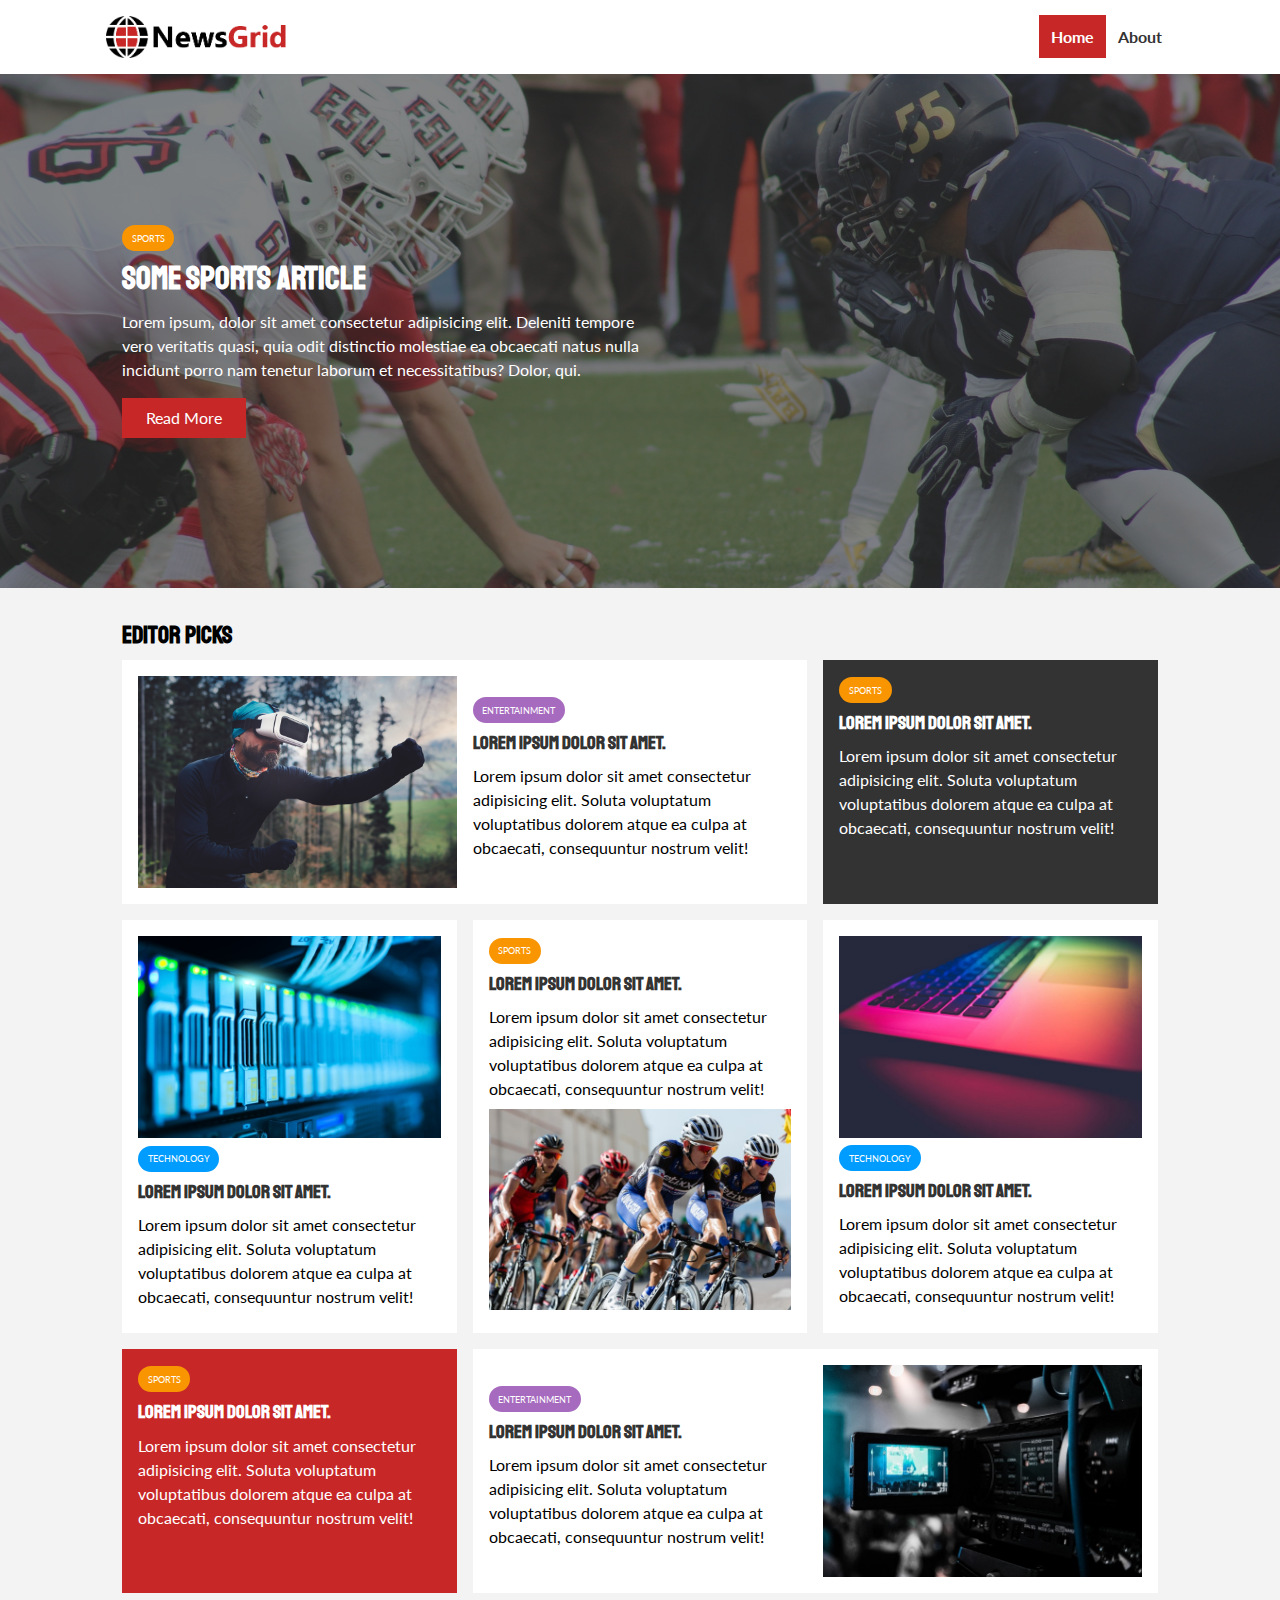
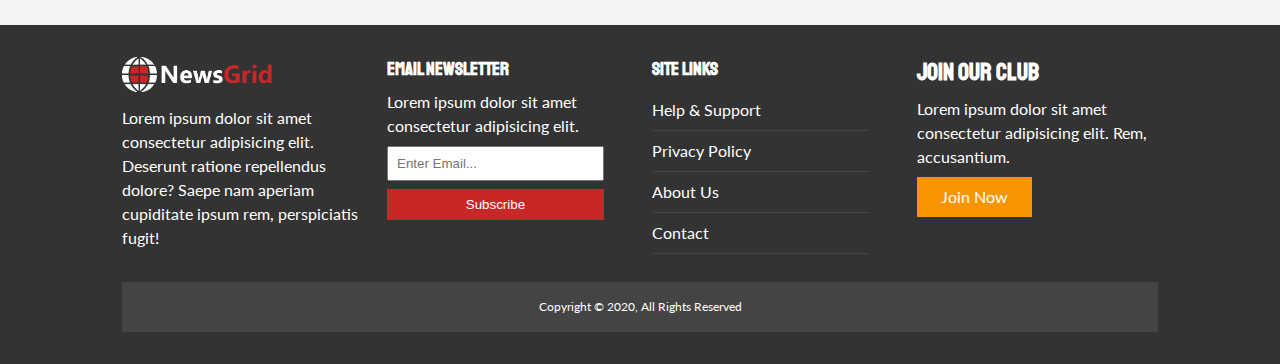
<file: index.html>
<!DOCTYPE html>
<html lang="en">
<head>
    <meta charset="UTF-8">
    <meta name="viewport" content="width=device-width, initial-scale=1.0">
    <link rel="stylesheet" href="https://use.fontawesome.com/releases/v5.14.0/css/all.css" integrity="sha384-HzLeBuhoNPvSl5KYnjx0BT+WB0QEEqLprO+NBkkk5gbc67FTaL7XIGa2w1L0Xbgc" crossorigin="anonymous">
    <link href="https://fonts.googleapis.com/css2?family=Lato&family=Staatliches&display=swap" rel="stylesheet">
    <link rel="stylesheet" href="css/style.css">
    <link rel="stylesheet" media="screen and (max-width: 768px)" href="css/mobile.css">
    <link rel="shortcut icon" type="image/x-icon" href="favicon.ico">
    <title>NewsGrid | Latest News</title>
</head>
<body>
    <!-- Navbar -->
    <nav id="main-nav">
        <div class="container">
            <img src="img/logo.png" alt="NewsGrid" class="logo">
            <div class="social">
                <a href="http://facebook.com" target="_blank"><i class="fab fa-facebook fa-2x"></i></a>
                <a href="http://twitter.com" target="_blank"><i class="fab fa-twitter fa-2x"></i></a>
                <a href="http://instagram.com" target="_blank"><i class="fab fa-instagram fa-2x"></i></a>
                <a href="http://youtube.com" target="_blank"><i class="fab fa-youtube fa-2x"></i></a>
            </div>
            <ul>
                <li><a class="current" href="index.html">Home</a></li>
                <li><a href="about.html">About</a></li>
            </ul>
        </div>
    </nav>

    <!-- Showcase -->
    <header id="showcase">
        <div class="container">
            <div class="showcase-container">
                <div class="showcase-content">
                    <div class="category category-sports">Sports</div>
                    <h1>Some Sports Article</h1>
                    <p>Lorem ipsum, dolor sit amet consectetur adipisicing elit. Deleniti tempore vero veritatis quasi, quia odit distinctio molestiae ea obcaecati natus nulla incidunt porro nam tenetur laborum et necessitatibus? Dolor, qui.</p>
                    <a href="article.html" class="btn btn-primary">Read More</a>
                </div>
            </div>
        </div>
    </header>

    <!-- Home Articles -->
    <section id="home-articles" class="py-2">
        <div class="container">
            <h2>Editor Picks</h2>
            <div class="articles-container">
                <article class="card">
                    <img src="img/articles/ent1.jpg" alt="">
                    <div>
                        <div class="category category-ent">Entertainment</div>
                        <h3>
                            <a href="article.html">Lorem ipsum dolor sit amet.</a>
                        </h3>
                        <p>Lorem ipsum dolor sit amet consectetur adipisicing elit. Soluta voluptatum voluptatibus dolorem atque ea culpa at obcaecati, consequuntur nostrum velit!
                        </p>
                    </div>
                </article>
                <article class="card bg-dark">
                    <div class="category category-sports">Sports</div>
                    <h3>
                        <a href="article.html">Lorem ipsum dolor sit amet.</a>
                    </h3>
                    <p>Lorem ipsum dolor sit amet consectetur adipisicing elit. Soluta voluptatum voluptatibus dolorem atque ea culpa at obcaecati, consequuntur nostrum velit!
                    </p>
                </article>
                <article class="card">
                    <img src="img/articles/tech1.jpg" alt="">
                    <div class="category category-tech">Technology</div>
                    <h3>
                        <a href="article.html">Lorem ipsum dolor sit amet.</a>
                    </h3>
                    <p>Lorem ipsum dolor sit amet consectetur adipisicing elit. Soluta voluptatum voluptatibus dolorem atque ea culpa at obcaecati, consequuntur nostrum velit!
                    </p>
                </article>
                <article class="card">
                    <div class="category category-sports">Sports</div>
                    <h3>
                        <a href="article.html">Lorem ipsum dolor sit amet.</a>
                    </h3>
                    <p>Lorem ipsum dolor sit amet consectetur adipisicing elit. Soluta voluptatum voluptatibus dolorem atque ea culpa at obcaecati, consequuntur nostrum velit!
                    </p>
                    <img src="img/articles/sports1.jpg" alt="">
                </article>
                <article class="card">
                    <img src="img/articles/tech2.jpg" alt="">
                    <div class="category category-tech">Technology</div>
                    <h3>
                        <a href="article.html">Lorem ipsum dolor sit amet.</a>
                    </h3>
                    <p>Lorem ipsum dolor sit amet consectetur adipisicing elit. Soluta voluptatum voluptatibus dolorem atque ea culpa at obcaecati, consequuntur nostrum velit!
                    </p>
                </article>
                <article class="card bg-primary">
                    <div class="category category-sports">Sports</div>
                    <h3>
                        <a href="article.html">Lorem ipsum dolor sit amet.</a>
                    </h3>
                    <p>Lorem ipsum dolor sit amet consectetur adipisicing elit. Soluta voluptatum voluptatibus dolorem atque ea culpa at obcaecati, consequuntur nostrum velit!
                    </p>
                </article>
                <article class="card">
                    <div>
                        <div class="category category-ent">Entertainment</div>
                        <h3>
                            <a href="article.html">Lorem ipsum dolor sit amet.</a>
                        </h3>
                        <p>Lorem ipsum dolor sit amet consectetur adipisicing elit. Soluta voluptatum voluptatibus dolorem atque ea culpa at obcaecati, consequuntur nostrum velit!
                        </p>
                    </div>
                    <img src="img/articles/ent2.jpg" alt="">
                </article>
            </div>
        </div>
    </section>

    <!-- Footer -->
    <footer id="main-footer" class="py-2">
        <div class="container footer-container">
            <div>
                <img src="img/logo_light.png" alt="NewsGrid">
                <p>Lorem ipsum dolor sit amet consectetur adipisicing elit. Deserunt ratione repellendus dolore? Saepe nam aperiam cupiditate ipsum rem, perspiciatis fugit!</p>
            </div>
            <div>
                <h3>Email Newsletter</h3>
                <p>Lorem ipsum dolor sit amet consectetur adipisicing elit.</p>
                <form name="contact" method="POST" data-netlify="true">
                    <input type="email" name="email" placeholder="Enter Email...">
                    <input type="submit" value="Subscribe" class="btn btn-primary">
                </form>
            </div>
            <div>
                <h3>Site Links</h3>
                <ul class="list">
                    <li><a href="#">Help & Support</a></li>
                    <li><a href="#">Privacy Policy</a></li>
                    <li><a href="#">About Us</a></li>
                    <li><a href="#">Contact</a></li>
                </ul>
            </div>
            <div>
                <h2>Join Our Club</h2>
                <p>Lorem ipsum dolor sit amet consectetur adipisicing elit. Rem, accusantium.</p>
                <a href="#" class="btn btn-secondary">Join Now</a>
            </div>
            <div>
                <p>
                    Copyright &copy; 2020, All Rights Reserved
                </p>
            </div>
        </div>
    </footer>
</body>
</html>
</file>
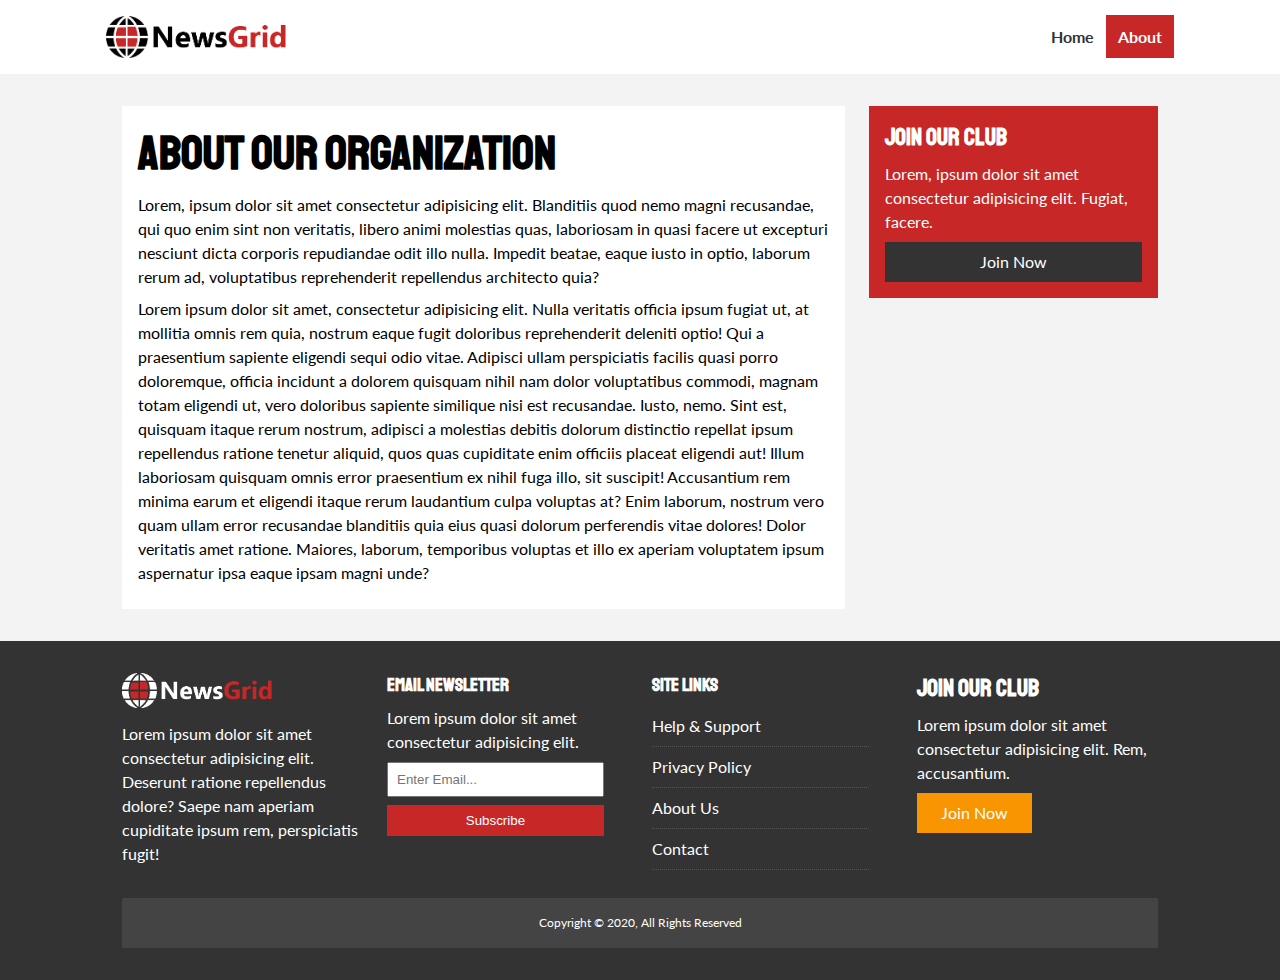
<file: about.html>
<!DOCTYPE html>
<html lang="en">
<head>
    <meta charset="UTF-8">
    <meta name="viewport" content="width=device-width, initial-scale=1.0">
    <link rel="stylesheet" href="https://use.fontawesome.com/releases/v5.14.0/css/all.css" integrity="sha384-HzLeBuhoNPvSl5KYnjx0BT+WB0QEEqLprO+NBkkk5gbc67FTaL7XIGa2w1L0Xbgc" crossorigin="anonymous">
    <link href="https://fonts.googleapis.com/css2?family=Lato&family=Staatliches&display=swap" rel="stylesheet">
    <link rel="stylesheet" href="css/style.css">
    <link rel="stylesheet" media="screen and (max-width: 768px)" href="css/mobile.css">
    <link rel="shortcut icon" type="image/x-icon" href="favicon.ico">
    <title>NewsGrid | About</title>
</head>
<body>
    <!-- Navbar -->
    <nav id="main-nav">
        <div class="container">
            <img src="img/logo.png" alt="NewsGrid" class="logo">
            <div class="social">
                <a href="http://facebook.com" target="_blank"><i class="fab fa-facebook fa-2x"></i></a>
                <a href="http://twitter.com" target="_blank"><i class="fab fa-twitter fa-2x"></i></a>
                <a href="http://instagram.com" target="_blank"><i class="fab fa-instagram fa-2x"></i></a>
                <a href="http://youtube.com" target="_blank"><i class="fab fa-youtube fa-2x"></i></a>
            </div>
            <ul>
                <li><a href="index.html">Home</a></li>
                <li><a class="current" href="about.html">About</a></li>
            </ul>
        </div>
    </nav>

    <section id="about">
        <div class="container">
            <div class="page-container">
                <article class="card">
                    <h1 class="l-heading">About Our Organization</h1>
                    <p>Lorem, ipsum dolor sit amet consectetur adipisicing elit. Blanditiis quod nemo magni recusandae, qui quo enim sint non veritatis, libero animi molestias quas, laboriosam in quasi facere ut excepturi nesciunt dicta corporis repudiandae odit illo nulla. Impedit beatae, eaque iusto in optio, laborum rerum ad, voluptatibus reprehenderit repellendus architecto quia?</p>
                    <p>Lorem ipsum dolor sit amet, consectetur adipisicing elit. Nulla veritatis officia ipsum fugiat ut, at mollitia omnis rem quia, nostrum eaque fugit doloribus reprehenderit deleniti optio! Qui a praesentium sapiente eligendi sequi odio vitae. Adipisci ullam perspiciatis facilis quasi porro doloremque, officia incidunt a dolorem quisquam nihil nam dolor voluptatibus commodi, magnam totam eligendi ut, vero doloribus sapiente similique nisi est recusandae. Iusto, nemo. Sint est, quisquam itaque rerum nostrum, adipisci a molestias debitis dolorum distinctio repellat ipsum repellendus ratione tenetur aliquid, quos quas cupiditate enim officiis placeat eligendi aut! Illum laboriosam quisquam omnis error praesentium ex nihil fuga illo, sit suscipit! Accusantium rem minima earum et eligendi itaque rerum laudantium culpa voluptas at? Enim laborum, nostrum vero quam ullam error recusandae blanditiis quia eius quasi dolorum perferendis vitae dolores! Dolor veritatis amet ratione. Maiores, laborum, temporibus voluptas et illo ex aperiam voluptatem ipsum aspernatur ipsa eaque ipsam magni unde?</p>
                </article>
                <aside class="card bg-primary">
                    <h2>Join Our Club</h2>
                    <p>Lorem, ipsum dolor sit amet consectetur adipisicing elit. Fugiat, facere.</p>
                    <a href="#" class="btn btn-dark btn-block">Join Now</a>
                </aside>
            </div>
        </div>
    </section>

    <!-- Footer -->
    <footer id="main-footer" class="py-2">
        <div class="container footer-container">
            <div>
                <img src="img/logo_light.png" alt="NewsGrid">
                <p>Lorem ipsum dolor sit amet consectetur adipisicing elit. Deserunt ratione repellendus dolore? Saepe nam aperiam cupiditate ipsum rem, perspiciatis fugit!</p>
            </div>
            <div>
                <h3>Email Newsletter</h3>
                <p>Lorem ipsum dolor sit amet consectetur adipisicing elit.</p>
                <form name="contact" method="POST" data-netlify="true">
                    <input type="email" name="email" placeholder="Enter Email...">
                    <input type="submit" value="Subscribe" class="btn btn-primary">
                </form>
            </div>
            <div>
                <h3>Site Links</h3>
                <ul class="list">
                    <li><a href="#">Help & Support</a></li>
                    <li><a href="#">Privacy Policy</a></li>
                    <li><a href="#">About Us</a></li>
                    <li><a href="#">Contact</a></li>
                </ul>
            </div>
            <div>
                <h2>Join Our Club</h2>
                <p>Lorem ipsum dolor sit amet consectetur adipisicing elit. Rem, accusantium.</p>
                <a href="#" class="btn btn-secondary">Join Now</a>
            </div>
            <div>
                <p>
                    Copyright &copy; 2020, All Rights Reserved
                </p>
            </div>
        </div>
    </footer>
</body>
</html>
</file>
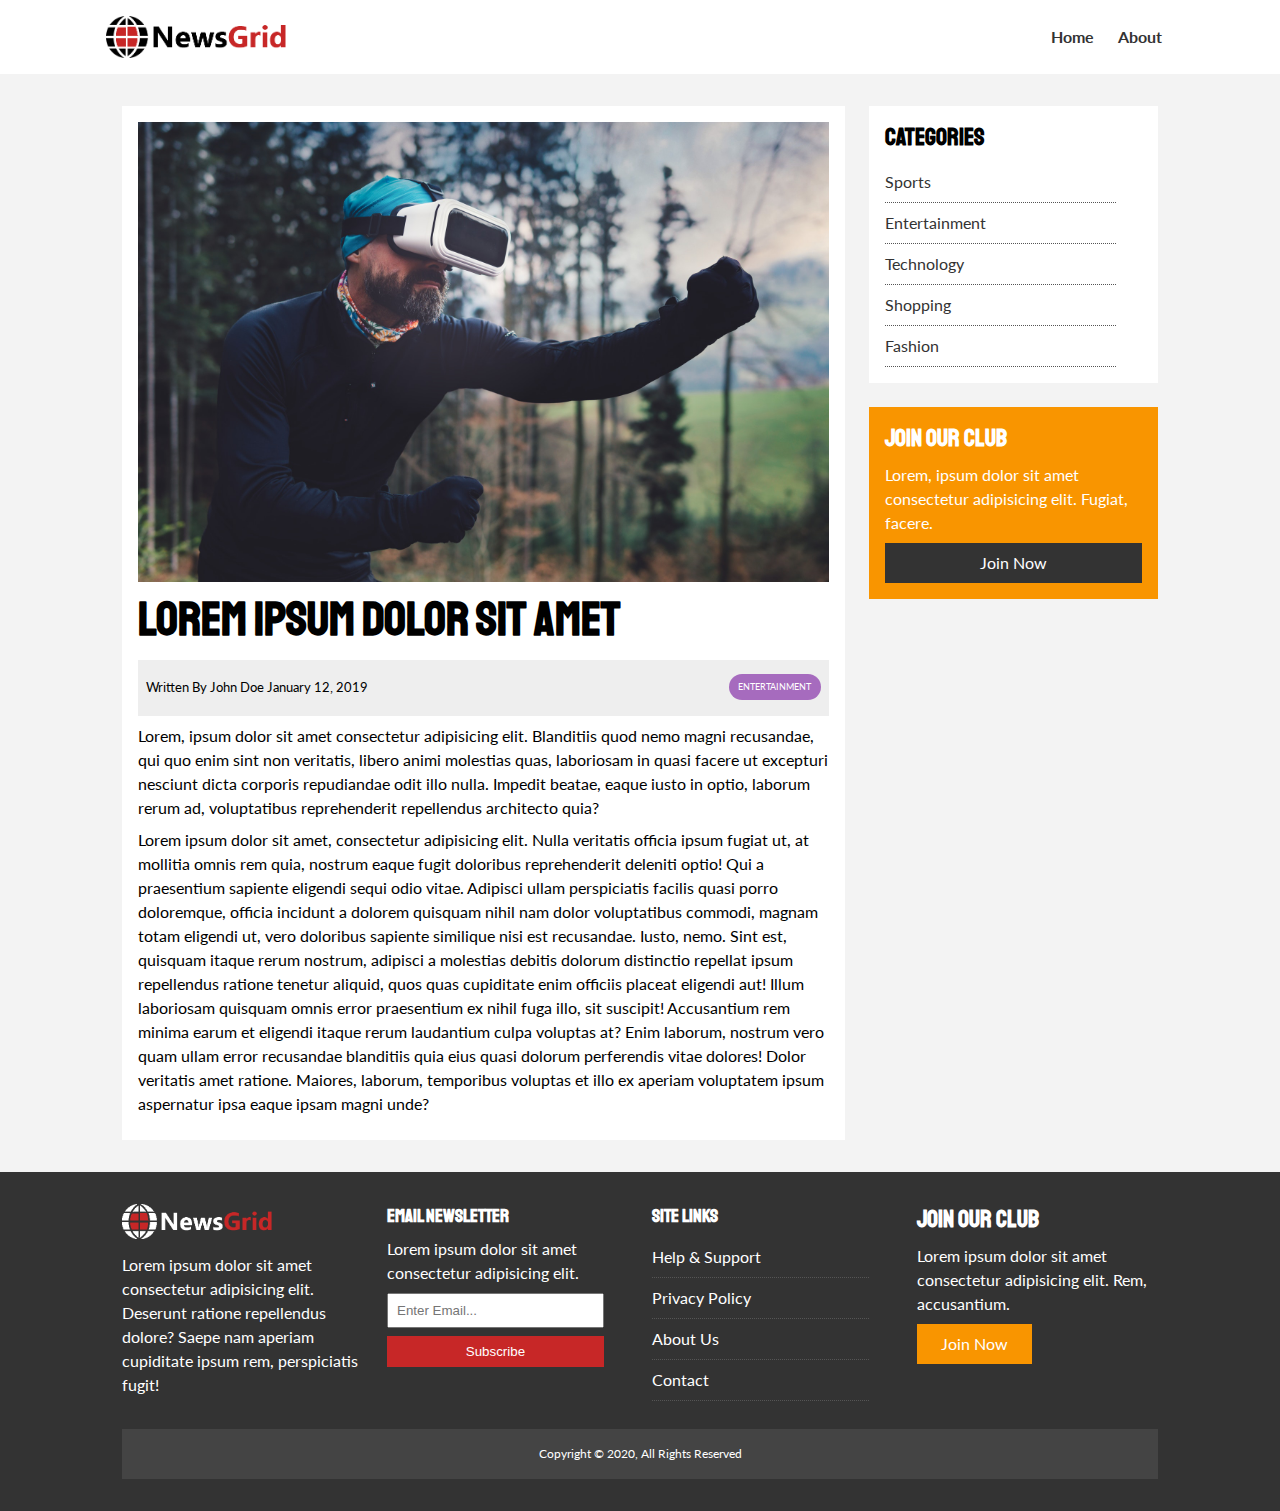
<file: article.html>
<!DOCTYPE html>
<html lang="en">
<head>
    <meta charset="UTF-8">
    <meta name="viewport" content="width=device-width, initial-scale=1.0">
    <link rel="stylesheet" href="https://use.fontawesome.com/releases/v5.14.0/css/all.css" integrity="sha384-HzLeBuhoNPvSl5KYnjx0BT+WB0QEEqLprO+NBkkk5gbc67FTaL7XIGa2w1L0Xbgc" crossorigin="anonymous">
    <link href="https://fonts.googleapis.com/css2?family=Lato&family=Staatliches&display=swap" rel="stylesheet">
    <link rel="stylesheet" href="css/style.css">
    <link rel="stylesheet" media="screen and (max-width: 768px)" href="css/mobile.css">
    <link rel="shortcut icon" type="image/x-icon" href="favicon.ico">
    <title>NewsGrid | Latest News</title>
</head>
<body>
    <!-- Navbar -->
    <nav id="main-nav">
        <div class="container">
            <img src="img/logo.png" alt="NewsGrid" class="logo">
            <div class="social">
                <a href="http://facebook.com" target="_blank"><i class="fab fa-facebook fa-2x"></i></a>
                <a href="http://twitter.com" target="_blank"><i class="fab fa-twitter fa-2x"></i></a>
                <a href="http://instagram.com" target="_blank"><i class="fab fa-instagram fa-2x"></i></a>
                <a href="http://youtube.com" target="_blank"><i class="fab fa-youtube fa-2x"></i></a>
            </div>
            <ul>
                <li><a href="index.html">Home</a></li>
                <li><a href="about.html">About</a></li>
            </ul>
        </div>
    </nav>

    <section id="article">
        <div class="container">
            <div class="page-container">
                <article class="card">
                    <img src="img/articles/ent1.jpg" alt="">
                    <h1 class="l-heading">Lorem ipsum dolor sit amet</h1>
                    <div class="meta">
                        <small>
                            <i class="fas fa-user"></i> Written By John Doe January 12, 2019
                        </small>
                        <div class="category category-ent">Entertainment</div>
                    </div>
                    <p>Lorem, ipsum dolor sit amet consectetur adipisicing elit. Blanditiis quod nemo magni recusandae, qui quo enim sint non veritatis, libero animi molestias quas, laboriosam in quasi facere ut excepturi nesciunt dicta corporis repudiandae odit illo nulla. Impedit beatae, eaque iusto in optio, laborum rerum ad, voluptatibus reprehenderit repellendus architecto quia?</p>
                    <p>Lorem ipsum dolor sit amet, consectetur adipisicing elit. Nulla veritatis officia ipsum fugiat ut, at mollitia omnis rem quia, nostrum eaque fugit doloribus reprehenderit deleniti optio! Qui a praesentium sapiente eligendi sequi odio vitae. Adipisci ullam perspiciatis facilis quasi porro doloremque, officia incidunt a dolorem quisquam nihil nam dolor voluptatibus commodi, magnam totam eligendi ut, vero doloribus sapiente similique nisi est recusandae. Iusto, nemo. Sint est, quisquam itaque rerum nostrum, adipisci a molestias debitis dolorum distinctio repellat ipsum repellendus ratione tenetur aliquid, quos quas cupiditate enim officiis placeat eligendi aut! Illum laboriosam quisquam omnis error praesentium ex nihil fuga illo, sit suscipit! Accusantium rem minima earum et eligendi itaque rerum laudantium culpa voluptas at? Enim laborum, nostrum vero quam ullam error recusandae blanditiis quia eius quasi dolorum perferendis vitae dolores! Dolor veritatis amet ratione. Maiores, laborum, temporibus voluptas et illo ex aperiam voluptatem ipsum aspernatur ipsa eaque ipsam magni unde?</p>
                </article>
                <aside id="categories" class="card">
                    <h2>Categories</h2>
                    <ul class="list">
                        <li><a href="#"><i class="fas fa-chevron-right"></i> Sports</a></li>
                        <li><a href="#"><i class="fas fa-chevron-right"></i> Entertainment</a></li>
                        <li><a href="#"><i class="fas fa-chevron-right"></i> Technology</a></li>
                        <li><a href="#"><i class="fas fa-chevron-right"></i> Shopping</a></li>
                        <li><a href="#"><i class="fas fa-chevron-right"></i> Fashion</a></li>
                    </ul>
                </aside>
                <aside class="card bg-secondary">
                    <h2>Join Our Club</h2>
                    <p>Lorem, ipsum dolor sit amet consectetur adipisicing elit. Fugiat, facere.</p>
                    <a href="#" class="btn btn-dark btn-block">Join Now</a>
                </aside>
            </div>
        </div>
    </section>

    <!-- Footer -->
    <footer id="main-footer" class="py-2">
        <div class="container footer-container">
            <div>
                <img src="img/logo_light.png" alt="NewsGrid">
                <p>Lorem ipsum dolor sit amet consectetur adipisicing elit. Deserunt ratione repellendus dolore? Saepe nam aperiam cupiditate ipsum rem, perspiciatis fugit!</p>
            </div>
            <div>
                <h3>Email Newsletter</h3>
                <p>Lorem ipsum dolor sit amet consectetur adipisicing elit.</p>
                <form name="contact" method="POST" data-netlify="true">
                    <input type="email" name="email" placeholder="Enter Email...">
                    <input type="submit" value="Subscribe" class="btn btn-primary">
                </form>
            </div>
            <div>
                <h3>Site Links</h3>
                <ul class="list">
                    <li><a href="#">Help & Support</a></li>
                    <li><a href="#">Privacy Policy</a></li>
                    <li><a href="#">About Us</a></li>
                    <li><a href="#">Contact</a></li>
                </ul>
            </div>
            <div>
                <h2>Join Our Club</h2>
                <p>Lorem ipsum dolor sit amet consectetur adipisicing elit. Rem, accusantium.</p>
                <a href="#" class="btn btn-secondary">Join Now</a>
            </div>
            <div>
                <p>
                    Copyright &copy; 2020, All Rights Reserved
                </p>
            </div>
        </div>
    </footer>
</body>
</html>
</file>
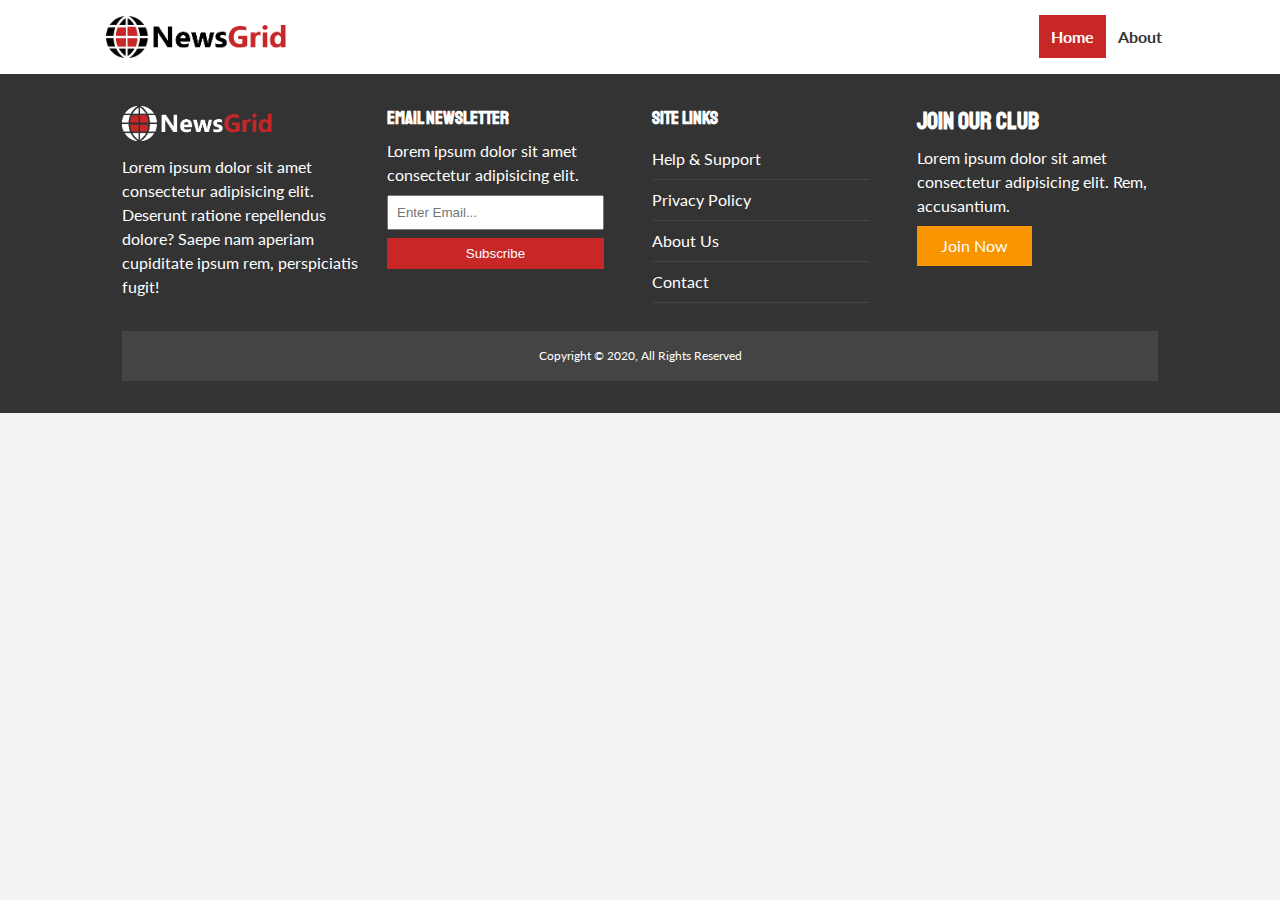
<file: boilerplate.html>
<!DOCTYPE html>
<html lang="en">
<head>
    <meta charset="UTF-8">
    <meta name="viewport" content="width=device-width, initial-scale=1.0">
    <link rel="stylesheet" href="https://use.fontawesome.com/releases/v5.14.0/css/all.css" integrity="sha384-HzLeBuhoNPvSl5KYnjx0BT+WB0QEEqLprO+NBkkk5gbc67FTaL7XIGa2w1L0Xbgc" crossorigin="anonymous">
    <link href="https://fonts.googleapis.com/css2?family=Lato&family=Staatliches&display=swap" rel="stylesheet">
    <link rel="stylesheet" href="css/style.css">
    <link rel="stylesheet" media="screen and (max-width: 768px)" href="css/mobile.css">
    <link rel="shortcut icon" type="image/x-icon" href="favicon.ico">
    <title>NewsGrid | Latest News</title>
</head>
<body>
    <!-- Navbar -->
    <nav id="main-nav">
        <div class="container">
            <img src="img/logo.png" alt="NewsGrid" class="logo">
            <div class="social">
                <a href="http://facebook.com" target="_blank"><i class="fab fa-facebook fa-2x"></i></a>
                <a href="http://twitter.com" target="_blank"><i class="fab fa-twitter fa-2x"></i></a>
                <a href="http://instagram.com" target="_blank"><i class="fab fa-instagram fa-2x"></i></a>
                <a href="http://youtube.com" target="_blank"><i class="fab fa-youtube fa-2x"></i></a>
            </div>
            <ul>
                <li><a class="current" href="index.html">Home</a></li>
                <li><a href="about.html">About</a></li>
            </ul>
        </div>
    </nav>

    <!-- Footer -->
    <footer id="main-footer" class="py-2">
        <div class="container footer-container">
            <div>
                <img src="img/logo_light.png" alt="NewsGrid">
                <p>Lorem ipsum dolor sit amet consectetur adipisicing elit. Deserunt ratione repellendus dolore? Saepe nam aperiam cupiditate ipsum rem, perspiciatis fugit!</p>
            </div>
            <div>
                <h3>Email Newsletter</h3>
                <p>Lorem ipsum dolor sit amet consectetur adipisicing elit.</p>
                <form>
                    <input type="email" placeholder="Enter Email...">
                    <input type="submit" value="Subscribe" class="btn btn-primary">
                </form>
            </div>
            <div>
                <h3>Site Links</h3>
                <ul class="list">
                    <li><a href="#">Help & Support</a></li>
                    <li><a href="#">Privacy Policy</a></li>
                    <li><a href="#">About Us</a></li>
                    <li><a href="#">Contact</a></li>
                </ul>
            </div>
            <div>
                <h2>Join Our Club</h2>
                <p>Lorem ipsum dolor sit amet consectetur adipisicing elit. Rem, accusantium.</p>
                <a href="#" class="btn btn-secondary">Join Now</a>
            </div>
            <div>
                <p>
                    Copyright &copy; 2020, All Rights Reserved
                </p>
            </div>
        </div>
    </footer>
</body>
</html>
</file>
<file: css/style.css>
:root {
    --primary-color: #c72727;
    --secondary-color: #f99500;
    --light-color: #f3f3f3;
    --dark-color: #333;
    --max-width: 1100px;
}

.category {
    --sports-color: #f99500;
    --ent-color: #a66bbe;
    --tech-color: #009cff;
}

* {
    margin: 0;
    padding: 0;
    box-sizing: border-box;
}

body {
    font-family: 'Lato', sans-serif;
    line-height: 1.5;
    background: var(--light-color);
}

a {
    color: #333;
    text-decoration: none;
}

ul {
    list-style: none;
}

p {
    margin: .5rem 0;
}

img {
    width: 100%;
}

h1, h2, h3, h4, h5, h6 {
    font-family: 'Staatliches', cursive;
    margin-bottom: .55rem;
    line-height: 1.3;
}

/* Utility */
.container {
    max-width: var(--max-width);
    margin: auto;
    padding: 0 2rem;
    overflow: hidden;
}

.category {
    display: inline-block;
    color: #fff;
    font-size: 0.55rem;
    text-transform: uppercase;
    padding: 0.4rem 0.6rem;
    border-radius: 15px;
    margin-bottom: 0.5rem;
}

.category-sports { background: var(--sports-color) }
.category-ent { background: var(--ent-color) }
.category-tech { background: var(--tech-color) }

.btn {
    display: inline-block;
    border: none;
    background: var(--dark-color);
    color: #fff;
    padding: 0.5rem 1.5rem; 
}

.btn-light { background: var(--light-color) }
.btn-primary { background: var(--primary-color) }
.btn-secondary { background: var(--secondary-color) }  

.btn-block {
    display: block;
    width: 100%;
    text-align: center;
}

.btn:hover {
    opacity: 0.9;
}

.card {
    background: #fff;
    padding: 1rem;
}

.bg-dark {
    background: var(--dark-color);
    color: #fff;
}

.bg-primary {
    background: var(--primary-color);
    color: #fff;
}

.bg-secondary {
    background: var(--secondary-color);
    color: #fff;
}

.bg-dark h1,
.bg-dark h2,
.bg-dark h3,
.bg-dark a,
.bg-primary h1,
.bg-primary h2,
.bg-primary h3,
.bg-primary a,
.bg-secondary h1,
.bg-secondary h2,
.bg-secondary h3,
.bg-secondary a {
    color: #fff;
}

.py-1 { padding: 1.5rem 0 }
.py-2 { padding: 2rem 0 }
.py-3 { padding: 3rem 0 }

.p-1 { padding: 1.5rem }
.p-2 { padding: 2rem }
.p-3 { padding: 3rem }

.l-heading {
    font-size: 3rem;
}

.list li {
    padding: .5rem 0;
    border-bottom: #555 dotted 1px;
    width: 90%;
}

.list li a:hover {
    color: var(--primary-color) !important;
}

/* Inner Page Grid Container */
.page-container {
    display: grid;
    grid-template-columns: 5fr 2fr;
    margin: 2rem 0;
    grid-gap: 1.5rem;
}

.page-container *:first-child {
    grid-row: 1 / span 3;
}

/* Navigation */
#main-nav {
    background: #fff;
    position: sticky;
    top: 0;
    z-index: 2;
}

#main-nav .container {
    display: grid;
    grid-template-columns: 6fr 3fr 2fr;
    padding: 1rem;
    align-items: center;
}

#main-nav .logo {
    width: 180px;
}

#main-nav ul {
    justify-self: end;
    display: flex;
}

#main-nav ul li a {
    padding: 0.75rem;
    font-weight: bold;
}

#main-nav ul li a.current {
    background: var(--primary-color);
    color: #fff;
}

#main-nav ul li a:hover {
    background: var(--secondary-color);
    color: var(--dark-color);
}

#main-nav .social {
    justify-self: center;
}

#main-nav .social i {
    color: #777;
    margin-right: .5rem;
}

/* Showcase */
#showcase {
    color: #fff;
    background: #333;
    padding: 2rem;
    position: relative;
}

#showcase:before {
    content: '';
    background: url('../img/featured.jpg') no-repeat center center/cover;
    position: absolute;
    top: 0;
    left: 0;
    width: 100%;
    height: 100%;
    opacity: 0.4;
}

#showcase .showcase-container {
    display: grid;
    grid-template-columns: repeat(2, 1fr);
    justify-content: center;
    align-items: center;
    height: 50vh;
}

#showcase .showcase-content {
    z-index: 1;
}

#showcase .showcase-content p {
    margin-bottom: 1rem;
}

/* Home Articles */
#home-articles .articles-container {
    display: grid;
    grid-template-columns: repeat(3, 1fr);
    grid-gap: 1rem;
}

#home-articles .articles-container > *:first-child,
#home-articles .articles-container > *:last-child {
    display: grid;
    grid-template-columns: repeat(2, 1fr);
    grid-gap: 1rem;
    align-items: center;
    grid-column: 1 / span 2;
}

#home-articles .articles-container > *:last-child {
    grid-column: 2 / span 2;
}

#article .meta {
    display: flex;
    justify-content: space-between;
    align-items: center;
    background: #eee ;
    padding: 0.5rem;
}

#article .meta .category {
    margin-top: 0.4rem;
}

/* Footer */
#main-footer {
    background: var(--dark-color);
    color: #fff;
}

#main-footer img {
    width: 150px;
}

#main-footer a {
    color: #fff;
}

#main-footer .footer-container {
    display: grid;
    grid-template-columns: repeat(4, 1fr);
    grid-gap: 1.5rem;
}

#main-footer .footer-container > *:last-child {
    background: #444;
    grid-column: 1 / span 4;
    padding: 0.5rem;
    text-align: center;
    font-size: 0.75rem;
}

#main-footer .footer-container input[type='email'] {
    width: 90%;
    padding: 0.5rem;
    margin-bottom: 0.5rem;
}

#main-footer .footer-container input[type='submit'] {
    width: 90%;
}
</file>
<file: css/mobile.css>
/* Navigation */
#main-nav .social {
    display: none;
}

#main-nav .container {
    grid-template-columns: 1fr;
    grid-gap: 1.2rem;
}

#main-nav ul,
#main-nav .logo {
    justify-self: center;
}

#main-nav ul li a {
    padding: 0.50rem;
}

/* Home Articles */
#home-articles .articles-container {
    grid-template-columns: repeat(2, 1fr);
}

#home-articles .articles-container > *:first-child,
#home-articles .articles-container > *:last-child {
    grid-template-columns: 1fr;
    grid-column: 1;
}

@media(max-width: 600px) {
    /* Stack Grid Items */
    #showcase .showcase-container,
    #home-articles .articles-container,
    #main-footer .footer-container {
        grid-template-columns: 1fr;
    }

    #main-footer .footer-container > *:last-child {
        grid-column: 1;
    }

    #main-footer .footer-container > *:first-child,
        #main-footer .footer-container > *:nth-child(2) {
        border-bottom: #444 dotted 1px;
        padding-bottom: 1rem;
    }

    .page-container {
        grid-template-columns: 1fr;
        text-align: center;
    }

    .page-container *:first-child {
        grid-row: 1;
    }

    .l-heading {
        font-size: 2rem;
    }
}
</file>
